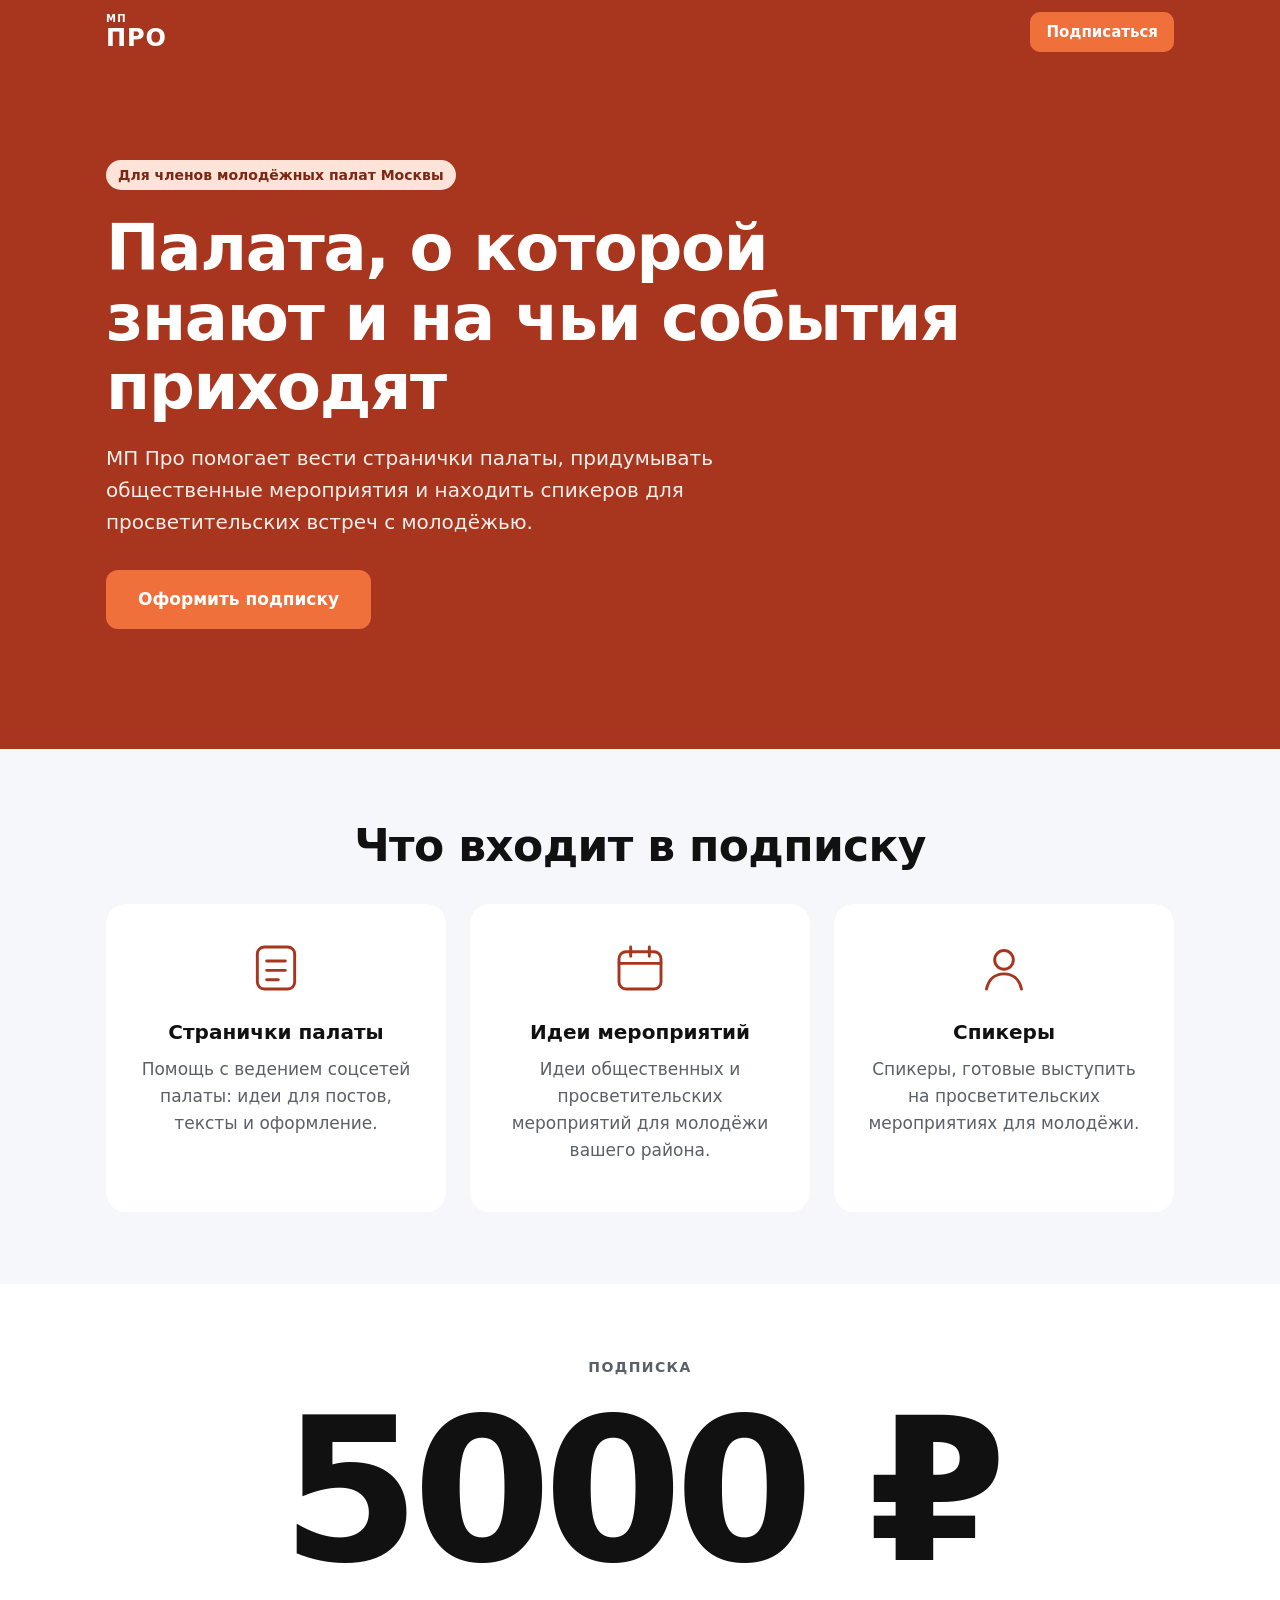
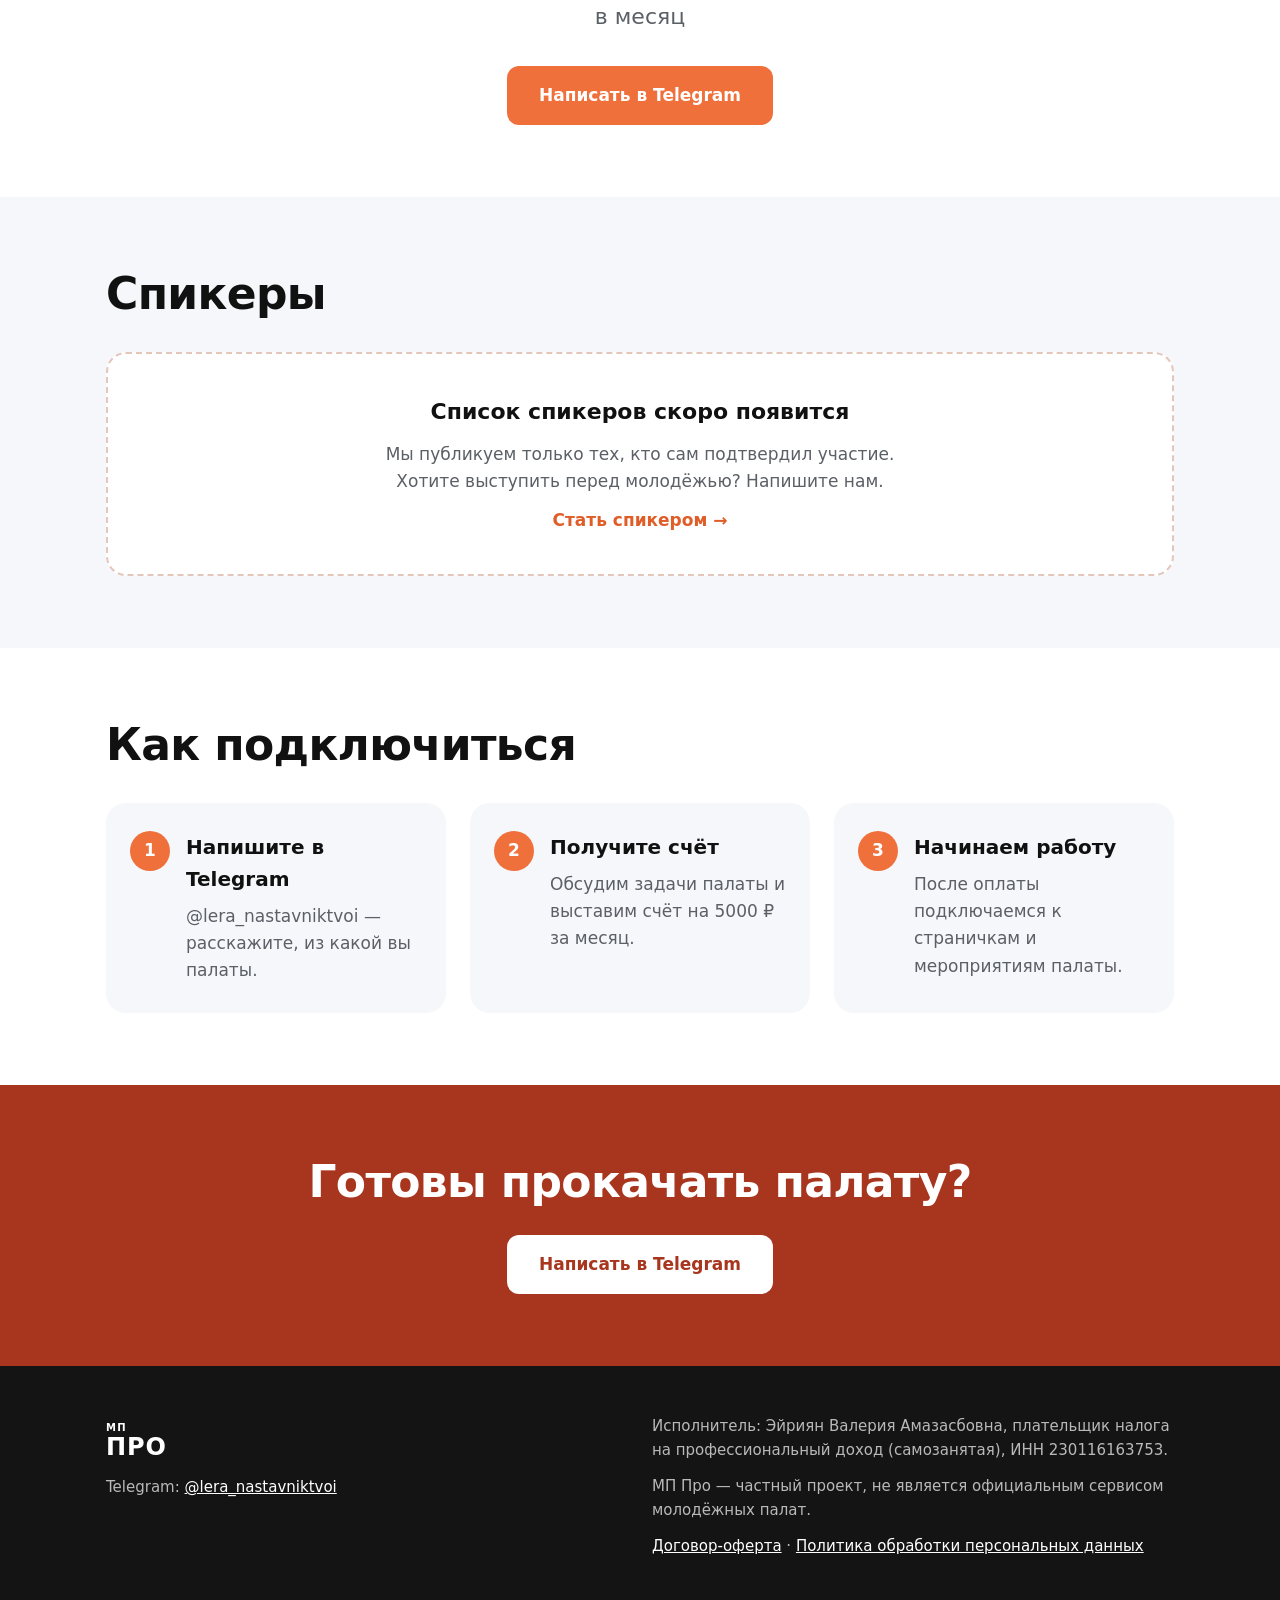
<file: index.html>
<!doctype html>
<html lang="ru">
<head>
  <meta charset="utf-8">
  <meta name="viewport" content="width=device-width, initial-scale=1">
  <title>МП Про — подписка для членов молодёжных палат Москвы</title>
  <meta name="description" content="МП Про: помощь с ведением страничек палаты, идеи общественных мероприятий и спикеры для просветительских встреч. Подписка 5000 ₽ в месяц.">
  <meta property="og:type" content="website">
  <meta property="og:title" content="МП Про — подписка для членов молодёжных палат">
  <meta property="og:description" content="Ведение страничек палаты, идеи мероприятий и спикеры для молодёжи. 5000 ₽ в месяц.">
  <meta property="og:image" content="img/og.jpg">
  <link rel="icon" href="favicon.svg" type="image/svg+xml">
  <link rel="stylesheet" href="style.css">
</head>
<body>
  <header class="topbar">
    <div class="container topbar-inner">
      <a class="logo" href="./"><span class="logo-small">МП</span>ПРО</a>
      <a class="button button-sm" href="https://t.me/lera_nastavniktvoi" target="_blank" rel="noopener">Подписаться</a>
    </div>
  </header>

  <main>
    <section class="hero">
      <div class="container">
        <span class="badge">Для членов молодёжных палат Москвы</span>
        <h1>Палата, о которой знают и на чьи события приходят</h1>
        <p class="lead">МП Про помогает вести странички палаты, придумывать общественные мероприятия и находить спикеров для просветительских встреч с молодёжью.</p>
        <a class="button" href="https://t.me/lera_nastavniktvoi" target="_blank" rel="noopener">Оформить подписку</a>
      </div>
    </section>

    <section class="features" id="what">
      <div class="container">
        <h2>Что входит в подписку</h2>
        <div class="grid">
          <article class="feature">
            <div class="icon" aria-hidden="true">
              <svg viewBox="0 0 48 48"><rect x="8" y="6" width="32" height="36" rx="6"/><path d="M16 18h16M16 26h16M16 34h10"/></svg>
            </div>
            <h3>Странички палаты</h3>
            <p>Помощь с ведением соцсетей палаты: идеи для постов, тексты и оформление.</p>
          </article>
          <article class="feature">
            <div class="icon" aria-hidden="true">
              <svg viewBox="0 0 48 48"><rect x="6" y="10" width="36" height="32" rx="6"/><path d="M6 20h36M16 6v8M32 6v8"/></svg>
            </div>
            <h3>Идеи мероприятий</h3>
            <p>Идеи общественных и просветительских мероприятий для молодёжи вашего района.</p>
          </article>
          <article class="feature">
            <div class="icon" aria-hidden="true">
              <svg viewBox="0 0 48 48"><circle cx="24" cy="17" r="8"/><path d="M9 42c2-9 8-13 15-13s13 4 15 13"/></svg>
            </div>
            <h3>Спикеры</h3>
            <p>Спикеры, готовые выступить на просветительских мероприятиях для молодёжи.</p>
          </article>
        </div>
      </div>
    </section>

    <section class="price" id="price">
      <div class="container">
        <p class="price-label">Подписка</p>
        <p class="price-number">5000&nbsp;₽</p>
        <p class="price-period">в месяц</p>
        <a class="button" href="https://t.me/lera_nastavniktvoi" target="_blank" rel="noopener">Написать в Telegram</a>
      </div>
    </section>

    <section class="speakers" id="speakers">
      <div class="container">
        <h2>Спикеры</h2>
        <div class="empty-card">
          <p class="empty-title">Список спикеров скоро появится</p>
          <p>Мы публикуем только тех, кто сам подтвердил участие. Хотите выступить перед молодёжью? Напишите нам.</p>
          <a class="link-arrow" href="https://t.me/lera_nastavniktvoi" target="_blank" rel="noopener">Стать спикером →</a>
        </div>
      </div>
    </section>

    <section class="steps" id="how">
      <div class="container">
        <h2>Как подключиться</h2>
        <ol class="step-list">
          <li><span class="step-num">1</span><div><h3>Напишите в Telegram</h3><p>@lera_nastavniktvoi — расскажите, из какой вы палаты.</p></div></li>
          <li><span class="step-num">2</span><div><h3>Получите счёт</h3><p>Обсудим задачи палаты и выставим счёт на 5000 ₽ за месяц.</p></div></li>
          <li><span class="step-num">3</span><div><h3>Начинаем работу</h3><p>После оплаты подключаемся к страничкам и мероприятиям палаты.</p></div></li>
        </ol>
      </div>
    </section>

    <section class="cta">
      <div class="container">
        <h2>Готовы прокачать палату?</h2>
        <a class="button button-light" href="https://t.me/lera_nastavniktvoi" target="_blank" rel="noopener">Написать в Telegram</a>
      </div>
    </section>
  </main>

  <footer class="footer">
    <div class="container footer-inner">
      <div>
        <a class="logo logo-footer" href="./"><span class="logo-small">МП</span>ПРО</a>
        <p>Telegram: <a href="https://t.me/lera_nastavniktvoi" target="_blank" rel="noopener">@lera_nastavniktvoi</a></p>
      </div>
      <div class="seller">
        <p>Исполнитель: Эйриян Валерия Амазасбовна, плательщик налога на профессиональный доход (самозанятая), ИНН 230116163753.</p>
        <p>МП Про — частный проект, не является официальным сервисом молодёжных палат.</p>
        <p><a href="oferta.html">Договор-оферта</a> · <a href="privacy.html">Политика обработки персональных данных</a></p>
      </div>
    </div>
  </footer>
</body>
</html>
</file>
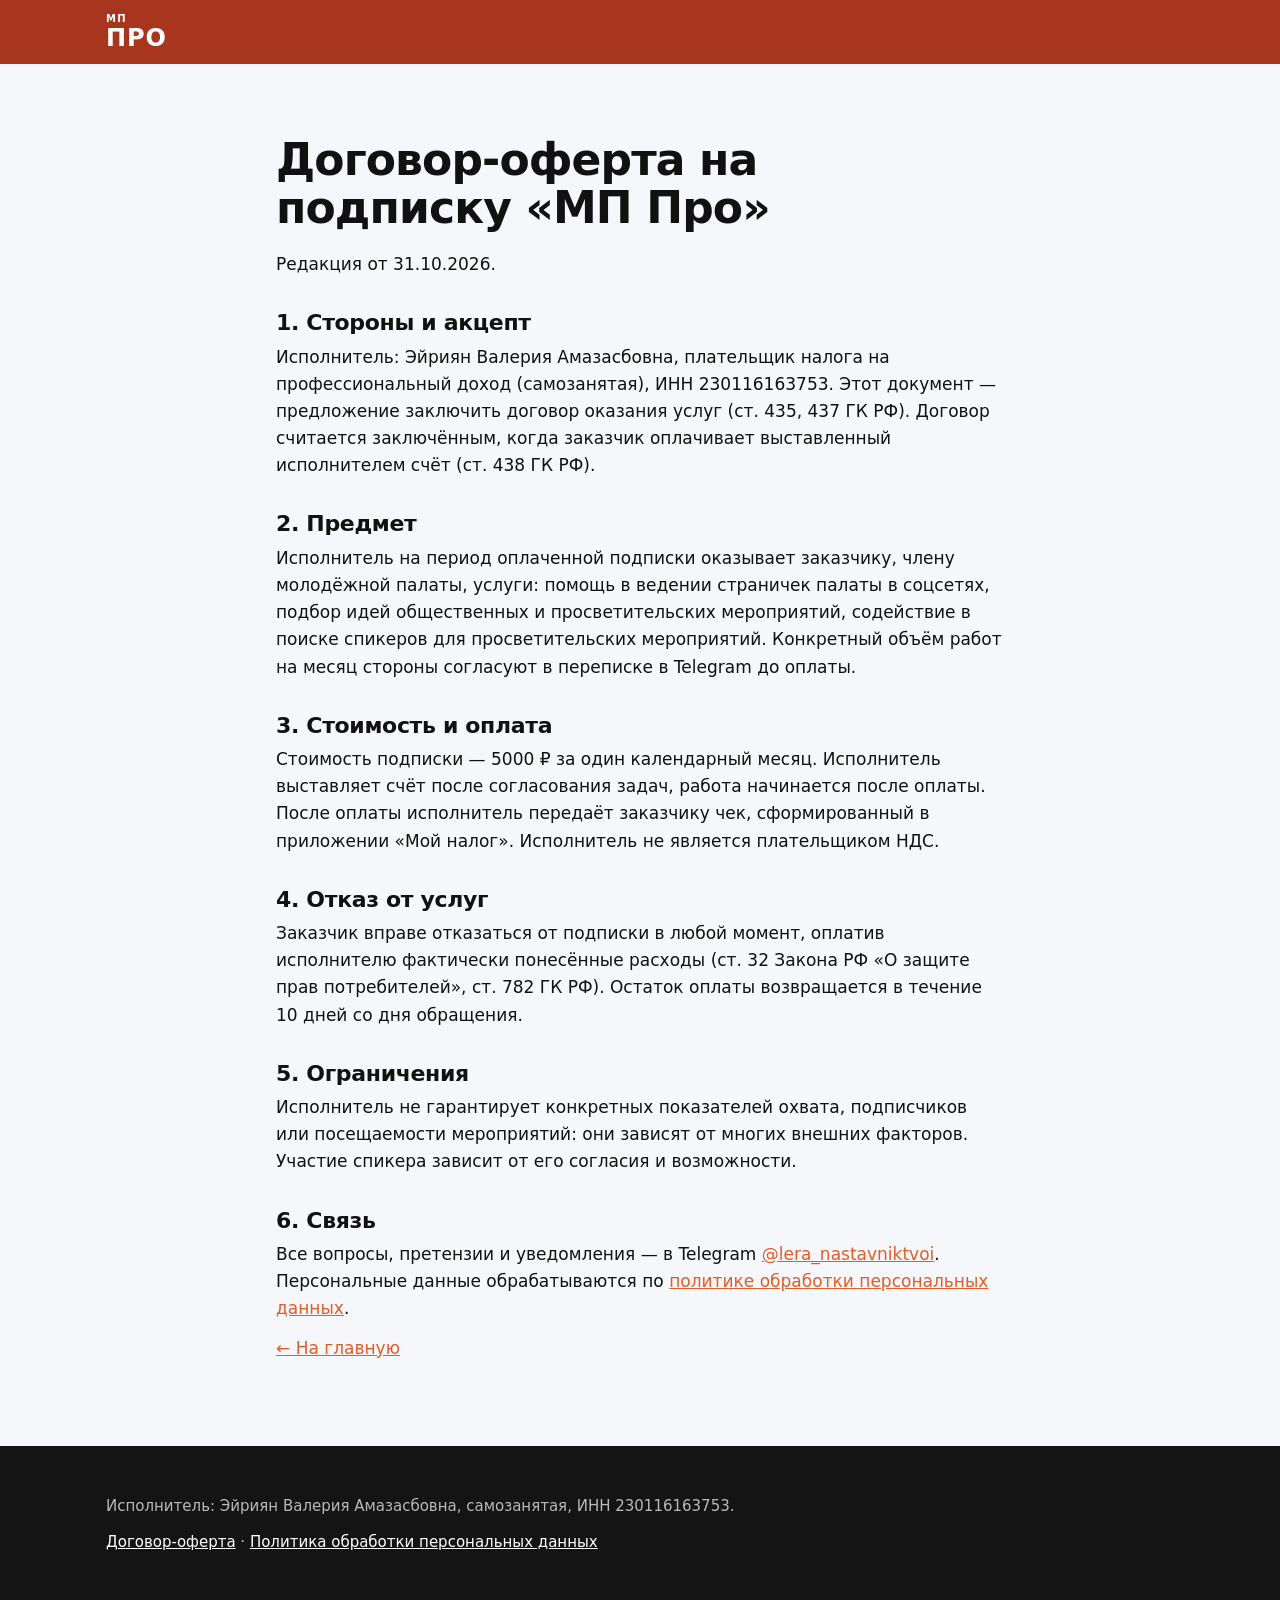
<file: oferta.html>
<!doctype html>
<html lang="ru">
<head>
  <meta charset="utf-8">
  <meta name="viewport" content="width=device-width, initial-scale=1">
  <title>Договор-оферта на подписку — МП Про</title>
  <meta name="description" content="Публичная оферта на подписку МП Про: что входит, стоимость 5000 ₽ в месяц, порядок оплаты, отказ от услуг и реквизиты исполнителя.">
  <meta property="og:type" content="website">
  <meta property="og:title" content="Договор-оферта на подписку — МП Про">
  <meta property="og:description" content="Условия подписки МП Про.">
  <meta property="og:image" content="img/og.jpg">
  <link rel="icon" href="favicon.svg" type="image/svg+xml">
  <link rel="stylesheet" href="style.css">
</head>
<body>
  <header class="topbar">
    <div class="container topbar-inner">
      <a class="logo" href="./"><span class="logo-small">МП</span>ПРО</a>
    </div>
  </header>
  <main>
    <section>
      <div class="container doc">
        <h1>Договор-оферта на подписку «МП Про»</h1>
        <p>Редакция от 31.10.2026.</p>

        <h2>1. Стороны и акцепт</h2>
        <p>Исполнитель: Эйриян Валерия Амазасбовна, плательщик налога на профессиональный доход (самозанятая), ИНН 230116163753. Этот документ — предложение заключить договор оказания услуг (ст. 435, 437 ГК РФ). Договор считается заключённым, когда заказчик оплачивает выставленный исполнителем счёт (ст. 438 ГК РФ).</p>

        <h2>2. Предмет</h2>
        <p>Исполнитель на период оплаченной подписки оказывает заказчику, члену молодёжной палаты, услуги: помощь в ведении страничек палаты в соцсетях, подбор идей общественных и просветительских мероприятий, содействие в поиске спикеров для просветительских мероприятий. Конкретный объём работ на месяц стороны согласуют в переписке в Telegram до оплаты.</p>

        <h2>3. Стоимость и оплата</h2>
        <p>Стоимость подписки — 5000 ₽ за один календарный месяц. Исполнитель выставляет счёт после согласования задач, работа начинается после оплаты. После оплаты исполнитель передаёт заказчику чек, сформированный в приложении «Мой налог». Исполнитель не является плательщиком НДС.</p>

        <h2>4. Отказ от услуг</h2>
        <p>Заказчик вправе отказаться от подписки в любой момент, оплатив исполнителю фактически понесённые расходы (ст. 32 Закона РФ «О защите прав потребителей», ст. 782 ГК РФ). Остаток оплаты возвращается в течение 10 дней со дня обращения.</p>

        <h2>5. Ограничения</h2>
        <p>Исполнитель не гарантирует конкретных показателей охвата, подписчиков или посещаемости мероприятий: они зависят от многих внешних факторов. Участие спикера зависит от его согласия и возможности.</p>

        <h2>6. Связь</h2>
        <p>Все вопросы, претензии и уведомления — в Telegram <a href="https://t.me/lera_nastavniktvoi" target="_blank" rel="noopener">@lera_nastavniktvoi</a>. Персональные данные обрабатываются по <a href="privacy.html">политике обработки персональных данных</a>.</p>

        <p><a href="./">← На главную</a></p>
      </div>
    </section>
  </main>
  <footer class="footer">
    <div class="container">
      <p>Исполнитель: Эйриян Валерия Амазасбовна, самозанятая, ИНН 230116163753.</p>
      <p><a href="oferta.html">Договор-оферта</a> · <a href="privacy.html">Политика обработки персональных данных</a></p>
    </div>
  </footer>
</body>
</html>
</file>
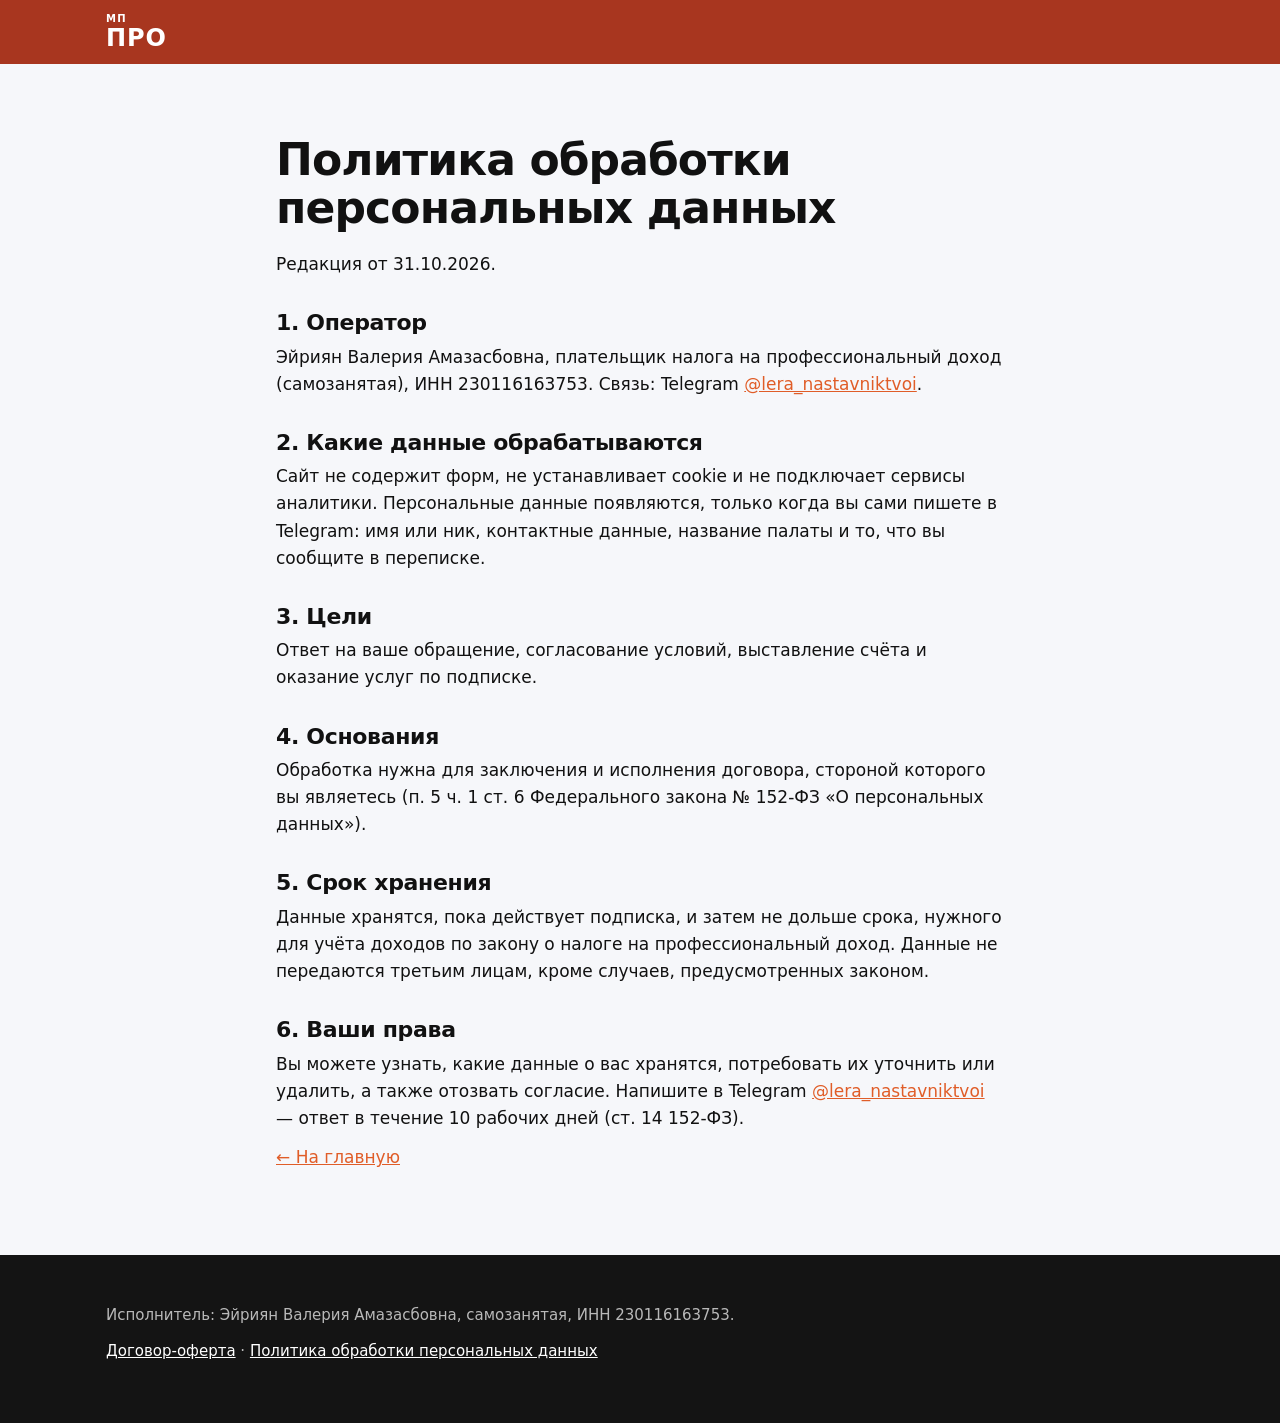
<file: privacy.html>
<!doctype html>
<html lang="ru">
<head>
  <meta charset="utf-8">
  <meta name="viewport" content="width=device-width, initial-scale=1">
  <title>Политика обработки персональных данных — МП Про</title>
  <meta name="description" content="Политика обработки персональных данных проекта МП Про: какие данные обрабатываются, зачем и как их удалить.">
  <meta property="og:type" content="website">
  <meta property="og:title" content="Политика обработки персональных данных — МП Про">
  <meta property="og:description" content="Как МП Про обрабатывает персональные данные.">
  <meta property="og:image" content="img/og.jpg">
  <link rel="icon" href="favicon.svg" type="image/svg+xml">
  <link rel="stylesheet" href="style.css">
</head>
<body>
  <header class="topbar">
    <div class="container topbar-inner">
      <a class="logo" href="./"><span class="logo-small">МП</span>ПРО</a>
    </div>
  </header>
  <main>
    <section>
      <div class="container doc">
        <h1>Политика обработки персональных данных</h1>
        <p>Редакция от 31.10.2026.</p>

        <h2>1. Оператор</h2>
        <p>Эйриян Валерия Амазасбовна, плательщик налога на профессиональный доход (самозанятая), ИНН 230116163753. Связь: Telegram <a href="https://t.me/lera_nastavniktvoi" target="_blank" rel="noopener">@lera_nastavniktvoi</a>.</p>

        <h2>2. Какие данные обрабатываются</h2>
        <p>Сайт не содержит форм, не устанавливает cookie и не подключает сервисы аналитики. Персональные данные появляются, только когда вы сами пишете в Telegram: имя или ник, контактные данные, название палаты и то, что вы сообщите в переписке.</p>

        <h2>3. Цели</h2>
        <p>Ответ на ваше обращение, согласование условий, выставление счёта и оказание услуг по подписке.</p>

        <h2>4. Основания</h2>
        <p>Обработка нужна для заключения и исполнения договора, стороной которого вы являетесь (п. 5 ч. 1 ст. 6 Федерального закона № 152-ФЗ «О персональных данных»).</p>

        <h2>5. Срок хранения</h2>
        <p>Данные хранятся, пока действует подписка, и затем не дольше срока, нужного для учёта доходов по закону о налоге на профессиональный доход. Данные не передаются третьим лицам, кроме случаев, предусмотренных законом.</p>

        <h2>6. Ваши права</h2>
        <p>Вы можете узнать, какие данные о вас хранятся, потребовать их уточнить или удалить, а также отозвать согласие. Напишите в Telegram <a href="https://t.me/lera_nastavniktvoi" target="_blank" rel="noopener">@lera_nastavniktvoi</a> — ответ в течение 10 рабочих дней (ст. 14 152-ФЗ).</p>

        <p><a href="./">← На главную</a></p>
      </div>
    </section>
  </main>
  <footer class="footer">
    <div class="container">
      <p>Исполнитель: Эйриян Валерия Амазасбовна, самозанятая, ИНН 230116163753.</p>
      <p><a href="oferta.html">Договор-оферта</a> · <a href="privacy.html">Политика обработки персональных данных</a></p>
    </div>
  </footer>
</body>
</html>
</file>
<file: style.css>
:root {
  --text: #111111;
  --muted: #5b5f66;
  --bg: #f6f7fa;
  --card: #ffffff;
  --brand: #a8361f;      /* deep terracotta for the hero */
  --brand-dark: #7d2614;
  --accent: #f0703c;     /* orange buttons */
  --accent-hover: #e05d28;
  --gap: 16px;
  --max: 1100px;
  --radius: 20px;
}
*, *::before, *::after { box-sizing: border-box; }
html { -webkit-text-size-adjust: 100%; scroll-behavior: smooth; }
body { margin: 0; font: 17px/1.6 system-ui, -apple-system, "Segoe UI", Roboto, Arial, sans-serif; color: var(--text); background: var(--bg); }
img, video, iframe { max-width: 100%; height: auto; display: block; }
a { color: var(--accent-hover); }
.container { width: 100%; max-width: var(--max); margin: 0 auto; padding: 0 var(--gap); }
h1 { font-size: clamp(34px, 7vw, 64px); line-height: 1.08; font-weight: 600; letter-spacing: -0.02em; margin: 0 0 20px; max-width: 14em; }
h2 { font-size: clamp(28px, 5vw, 44px); line-height: 1.15; font-weight: 600; letter-spacing: -0.015em; margin: 0 0 32px; }
h3 { font-size: 20px; font-weight: 600; margin: 0 0 8px; }
p { margin: 0 0 12px; }
section { padding: 72px 0; }

/* Buttons */
.button { display: inline-block; padding: 16px 32px; border-radius: 12px; background: var(--accent); color: #fff; font-weight: 600; text-decoration: none; transition: background .2s, transform .2s; }
.button:hover { background: var(--accent-hover); transform: translateY(-1px); }
.button-sm { padding: 8px 16px; font-size: 15px; border-radius: 10px; }
.button-light { background: #fff; color: var(--brand); }
.button-light:hover { background: #ffe9df; }

/* Header */
.topbar { position: sticky; top: 0; z-index: 10; background: var(--brand); }
.topbar-inner { display: flex; align-items: center; justify-content: space-between; height: 64px; }
.logo { color: #fff; text-decoration: none; font-weight: 700; font-size: 24px; letter-spacing: .04em; line-height: 1; display: inline-flex; flex-direction: column; }
.logo-small { font-size: 10px; letter-spacing: .12em; font-weight: 600; margin-bottom: 2px; }

/* Hero */
.hero { background: var(--brand); color: #fff; padding: 96px 0 120px; }
.badge { display: inline-block; background: #fde3d8; color: var(--brand-dark); font-size: 14px; font-weight: 600; padding: 4px 12px; border-radius: 999px; margin-bottom: 24px; }
.lead { font-size: clamp(17px, 2.2vw, 20px); max-width: 34em; opacity: .92; margin-bottom: 32px; }

/* Features */
.features { text-align: center; }
.grid { display: grid; grid-template-columns: repeat(auto-fit, minmax(240px, 1fr)); gap: 24px; }
.feature { background: var(--card); border-radius: var(--radius); padding: 36px 28px; }
.feature p { color: var(--muted); }
.icon { width: 56px; height: 56px; margin: 0 auto 20px; }
.icon svg { width: 100%; height: 100%; fill: none; stroke: var(--brand); stroke-width: 2.5; stroke-linecap: round; stroke-linejoin: round; }

/* Price: oversized number */
.price { text-align: center; background: var(--card); }
.price-label { color: var(--muted); font-weight: 600; text-transform: uppercase; letter-spacing: .1em; font-size: 14px; }
.price-number { font-size: clamp(72px, 18vw, 200px); font-weight: 600; line-height: 1; letter-spacing: -0.04em; margin: 8px 0; }
.price-period { font-size: 22px; color: var(--muted); margin-bottom: 32px; }

/* Speakers */
.empty-card { background: var(--card); border: 2px dashed #e3c7bb; border-radius: var(--radius); padding: 40px 28px; text-align: center; }
.empty-title { font-size: 22px; font-weight: 600; }
.empty-card p:not(.empty-title) { color: var(--muted); max-width: 32em; margin-left: auto; margin-right: auto; }
.link-arrow { font-weight: 600; text-decoration: none; }

/* Steps */
.steps { background: var(--card); }
.step-list { list-style: none; margin: 0; padding: 0; display: grid; grid-template-columns: repeat(auto-fit, minmax(240px, 1fr)); gap: 24px; }
.step-list li { display: flex; gap: 16px; align-items: flex-start; background: var(--bg); border-radius: var(--radius); padding: 28px 24px; }
.step-list p { color: var(--muted); margin: 0; overflow-wrap: anywhere; }
.step-num { flex: none; width: 40px; height: 40px; border-radius: 50%; background: var(--accent); color: #fff; font-weight: 700; display: grid; place-items: center; }

/* CTA */
.cta { background: var(--brand); color: #fff; text-align: center; }
.cta h2 { margin-bottom: 28px; }

/* Footer */
.footer { background: #141414; color: #b9b9b9; padding: 48px 0; font-size: 15px; }
.footer a { color: #fff; }
.footer-inner { display: grid; grid-template-columns: repeat(auto-fit, minmax(240px, 1fr)); gap: 24px; }
.logo-footer { margin-bottom: 16px; }

@media (max-width: 600px) {
  section { padding: 56px 0; }
  .hero { padding: 64px 0 80px; }
  .button { display: block; text-align: center; }
  .button-sm { display: inline-block; }
}

/* Legal page */
.doc { max-width: 760px; }
.doc h1 { font-size: clamp(28px, 5vw, 44px); }
.doc h2 { font-size: 22px; margin: 32px 0 8px; }

section { scroll-margin-top: 64px; }
</file>
